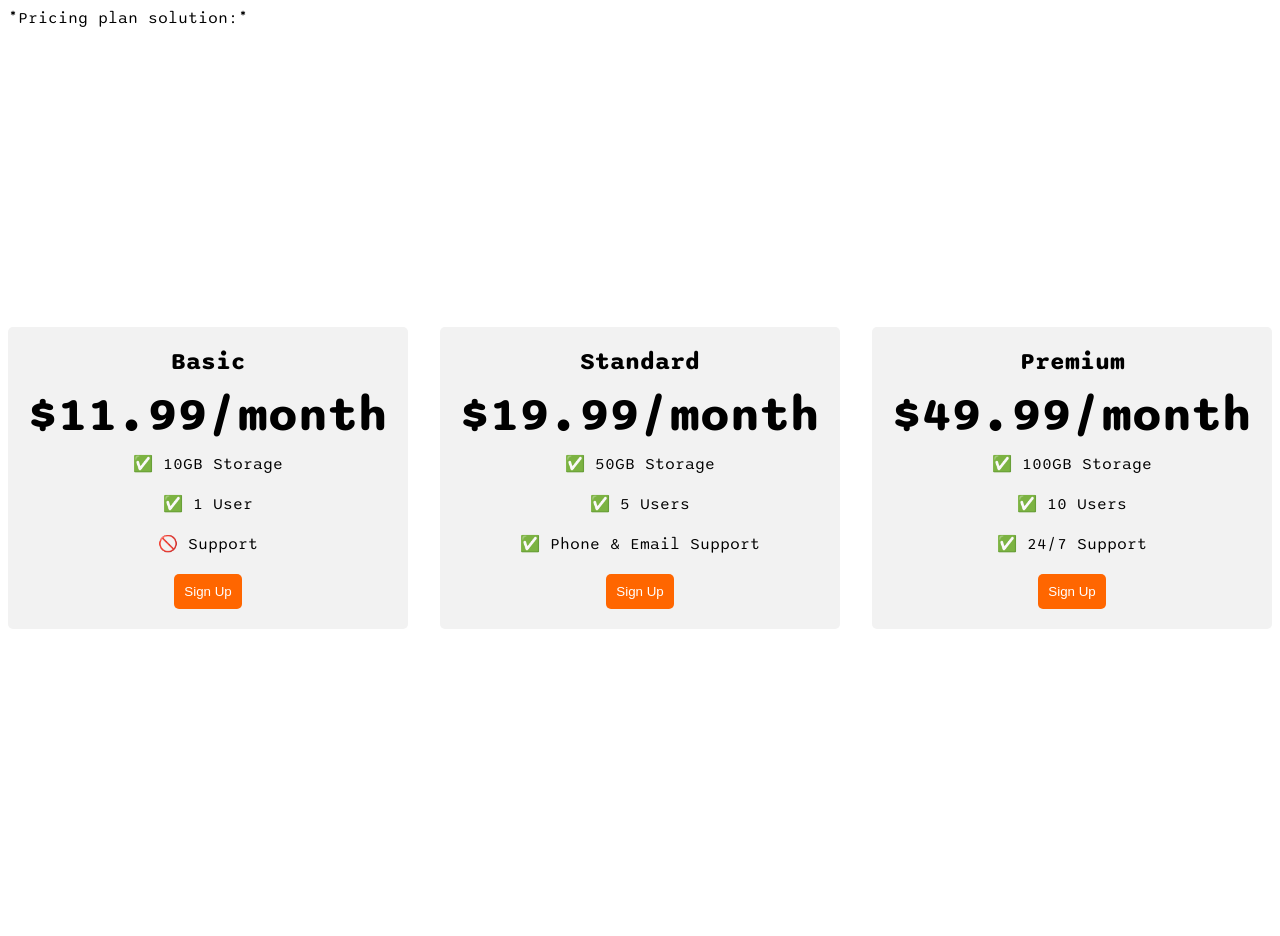
<file: 9.4+Flexbox+Pricing+Table+Project/index.html>
<!DOCTYPE html>
<html>
  <head>
    <title>Flexbox Pricing Table</title>
    <link rel="preconnect" href="https://fonts.googleapis.com" />
    <link rel="preconnect" href="https://fonts.gstatic.com" crossorigin />
    <link
      href="https://fonts.googleapis.com/css2?family=Sono:wght@400;700&display=swap"
      rel="stylesheet"
    />
    *Pricing plan solution:*

<style>
      body {
        font-family: "Sono", sans-serif;
      }

      .pricing-container {
        display: flex;
        justify-content: center;
        align-items: center;
        height: 100vh;
        gap: 2rem;
      }

      .pricing-plan {
        flex: 1;
        max-width: 400px;
        padding: 20px;
        background-color: #f2f2f2;
        border-radius: 5px;
        text-align: center;
      }

      .plan-title {
        font-size: 24px;
        font-weight: bold;
        margin-bottom: 10px;
      }

      .plan-price {
        font-size: 48px;
        font-weight: bold;
        margin-bottom: 10px;
      }

      .plan-features {
        list-style: none;
        padding: 0;
        margin: 0;
      }

      .plan-features li {
        margin-bottom: 20px;
      }

      .plan-button {
        padding: 10px;
        background-color: #ff6600;
        color: white;
        border-radius: 5px;
        border: none;
      }

      /* Hint: What can you do with a media query and flexbox? */
      @media (max-width: 1250px) {
        .pricing-container {
          flex-direction: column;
          height: auto;
        }
      }
    </style>
  </head>

  <body>
    <div class="pricing-container">
      <div class="pricing-plan">
        <div class="plan-title">Basic</div>
        <div class="plan-price">$11.99/month</div>
        <ul class="plan-features">
          <li>✅ 10GB Storage</li>
          <li>✅ 1 User</li>
          <li>🚫 Support</li>
        </ul>
        <button class="plan-button">Sign Up</button>
      </div>
      <div class="pricing-plan">
        <div class="plan-title">Standard</div>
        <div class="plan-price">$19.99/month</div>
        <ul class="plan-features">
          <li>✅ 50GB Storage</li>
          <li>✅ 5 Users</li>
          <li>✅ Phone &amp; Email Support</li>
        </ul>
        <button class="plan-button">Sign Up</button>
      </div>
      <div class="pricing-plan">
        <div class="plan-title">Premium</div>
        <div class="plan-price">$49.99/month</div>
        <ul class="plan-features">
          <li>✅ 100GB Storage</li>
          <li>✅ 10 Users</li>
          <li>✅ 24/7 Support</li>
        </ul>
        <button class="plan-button">Sign Up</button>
      </div>
    </div>
  </body>
</html>
</file>
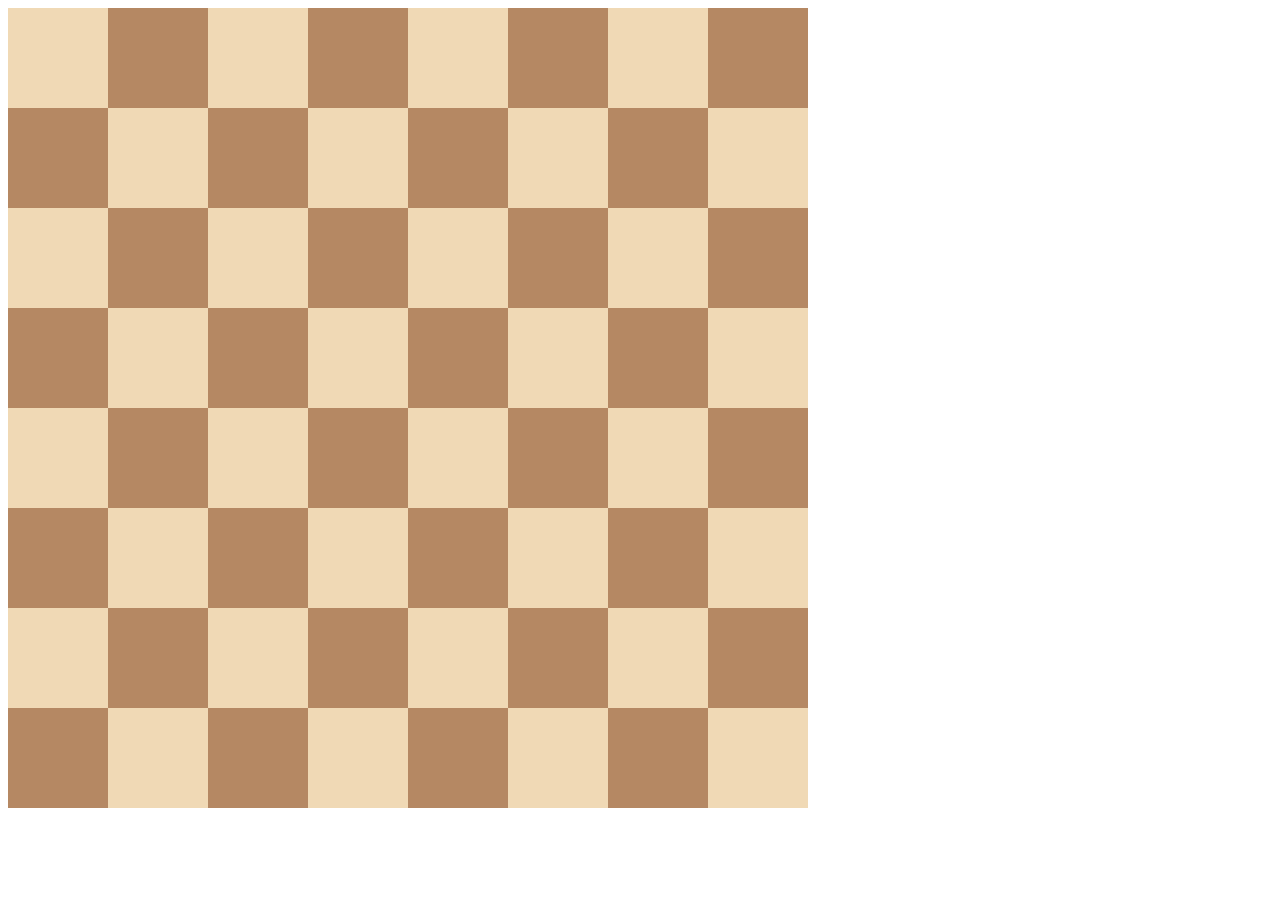
<file: 10.0+Display+Grid/10.0 Display Grid/index.html>
<!DOCTYPE html>
<html>

<head>
  <title>Chessboard</title>
  <style>
    /* Write your code here */
    /* Each square should be 100px by 100px */
    /* My colours for white: #f0d9b5, black: #b58863 */
    .container{
      display: grid;
      grid-template-columns: 1fr 1fr 1fr 1fr 1fr 1fr 1fr 1fr;
      grid-template-rows: 100px ;
      height: 800px;
      width: 800px;
    }
    .white{
      background-color: #f0d9b5;
    }
    .black{
      background-color: #b58863;
    }
  </style>
</head>

<body>
  <div class="container">
    <div class="white"></div>
    <div class="black"></div>
    <div class="white"></div>
    <div class="black"></div>
    <div class="white"></div>
    <div class="black"></div>
    <div class="white"></div>
    <div class="black"></div>
    <div class="black"></div>
    <div class="white"></div>
    <div class="black"></div>
    <div class="white"></div>
    <div class="black"></div>
    <div class="white"></div>
    <div class="black"></div>
    <div class="white"></div>
    <div class="white"></div>
    <div class="black"></div>
    <div class="white"></div>
    <div class="black"></div>
    <div class="white"></div>
    <div class="black"></div>
    <div class="white"></div>
    <div class="black"></div>
    <div class="black"></div>
    <div class="white"></div>
    <div class="black"></div>
    <div class="white"></div>
    <div class="black"></div>
    <div class="white"></div>
    <div class="black"></div>
    <div class="white"></div>
    <div class="white"></div>
    <div class="black"></div>
    <div class="white"></div>
    <div class="black"></div>
    <div class="white"></div>
    <div class="black"></div>
    <div class="white"></div>
    <div class="black"></div>
    <div class="black"></div>
    <div class="white"></div>
    <div class="black"></div>
    <div class="white"></div>
    <div class="black"></div>
    <div class="white"></div>
    <div class="black"></div>
    <div class="white"></div>
    <div class="white"></div>
    <div class="black"></div>
    <div class="white"></div>
    <div class="black"></div>
    <div class="white"></div>
    <div class="black"></div>
    <div class="white"></div>
    <div class="black"></div>
    <div class="black"></div>
    <div class="white"></div>
    <div class="black"></div>
    <div class="white"></div>
    <div class="black"></div>
    <div class="white"></div>
    <div class="black"></div>
    <div class="white"></div>
  </div>
</body>

</html>
</file>
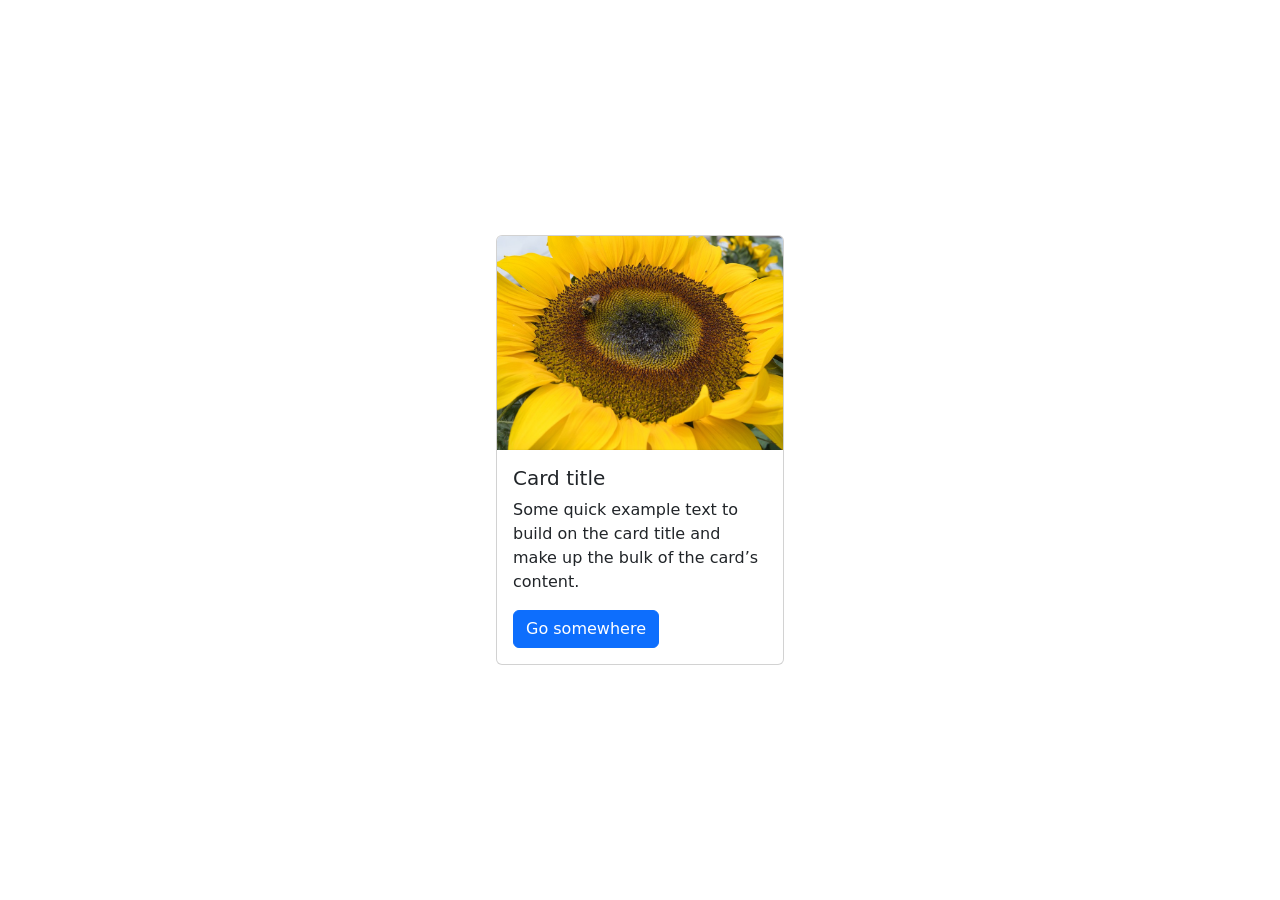
<file: 11.0+Bootstrap+Intro/11.0 Bootstrap Intro/index.html>
<!doctype html>
<html lang="en">

<head>
  <meta charset="utf-8">
  <meta name="viewport" content="width=device-width, initial-scale=1">
  <title>Bootstrap</title>
  <link href="https://cdn.jsdelivr.net/npm/bootstrap@5.3.8/dist/css/bootstrap.min.css" rel="stylesheet" integrity="sha384-sRIl4kxILFvY47J16cr9ZwB07vP4J8+LH7qKQnuqkuIAvNWLzeN8tE5YBujZqJLB" crossorigin="anonymous">
  <style>
    .flex-container{
      display: flex;
      height: 100vh;
      align-items: center;
      justify-content: center;
    }
  </style>
</head>

<body>
  <div class="flex-container">
  <div class="card" style="width: 18rem;">
  <img src="./flower.jpg" class="card-img-top" alt="flower">
  <div class="card-body">
    <h5 class="card-title">Card title</h5>
    <p class="card-text">Some quick example text to build on the card title and make up the bulk of the card’s content.</p>
    <a href="#" class="btn btn-primary">Go somewhere</a>
    </div>
  </div>
</div>
  </div>
</body>

</html>
</file>
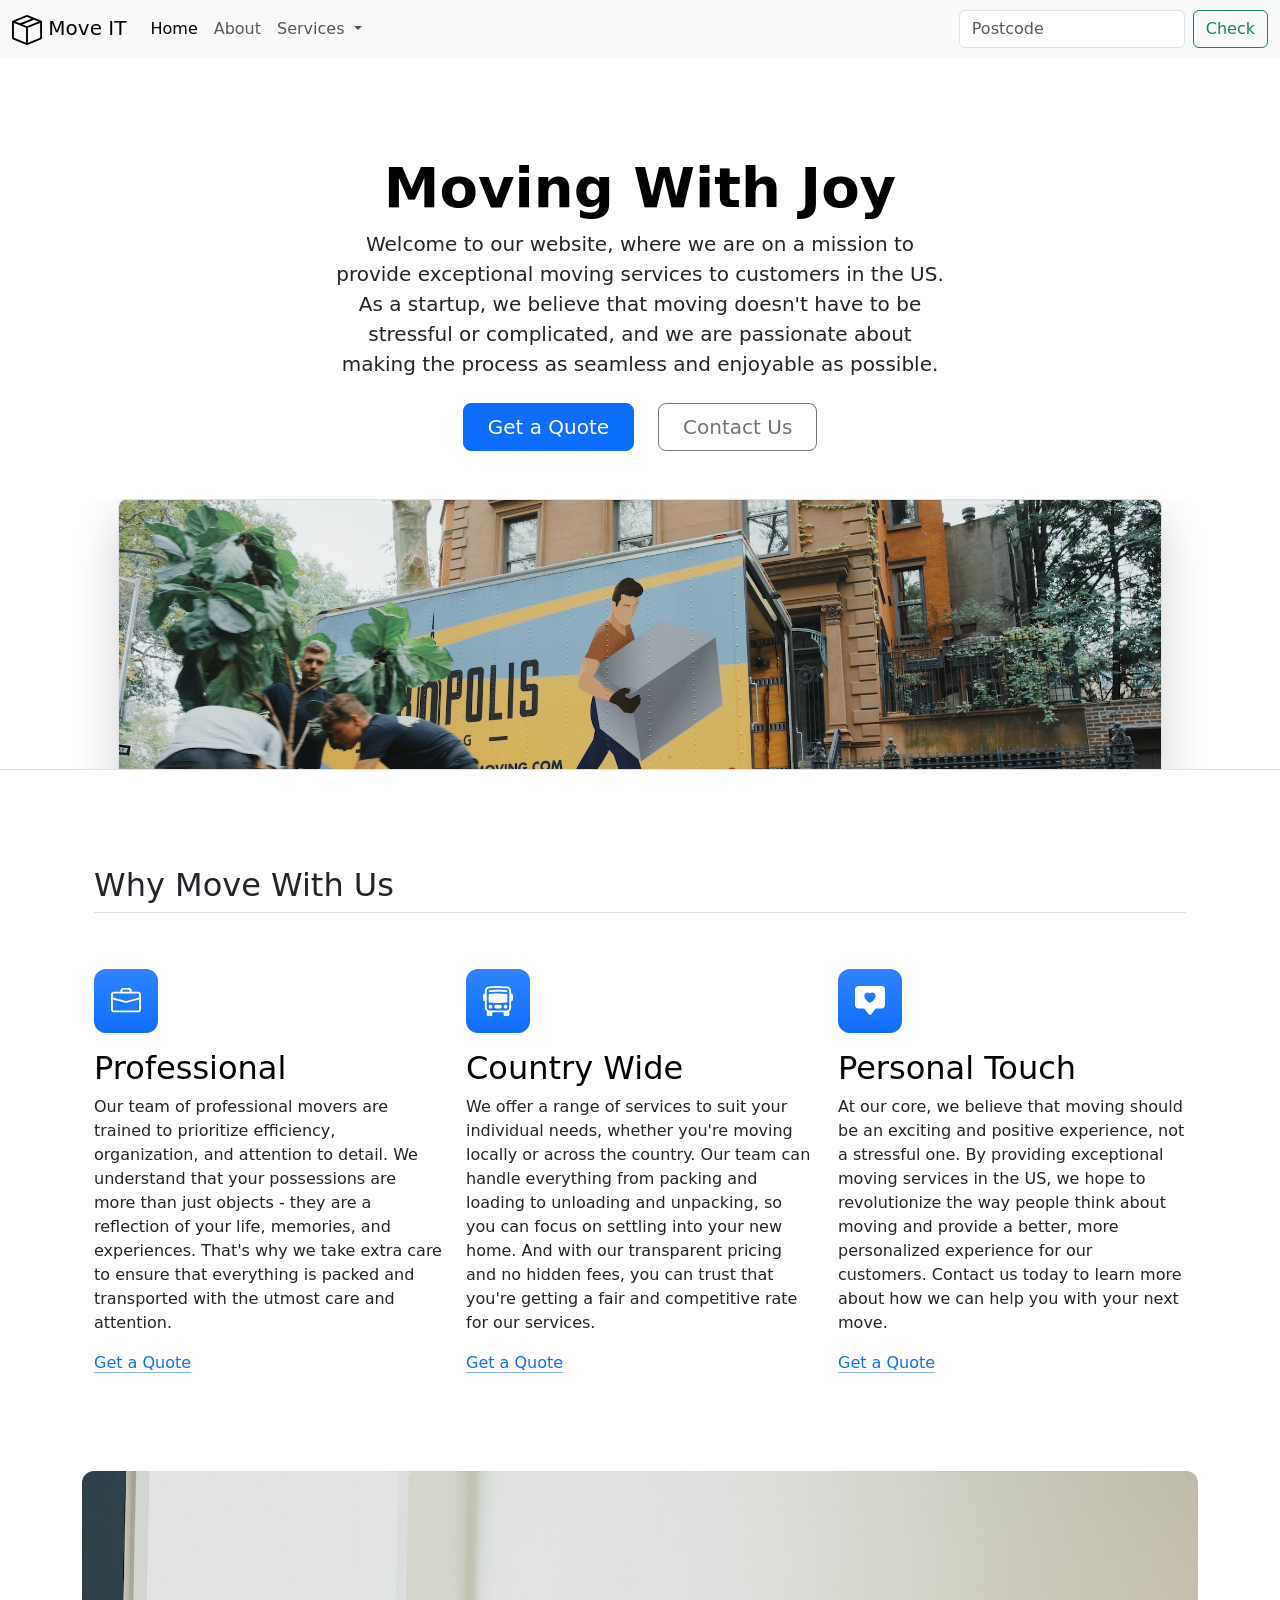
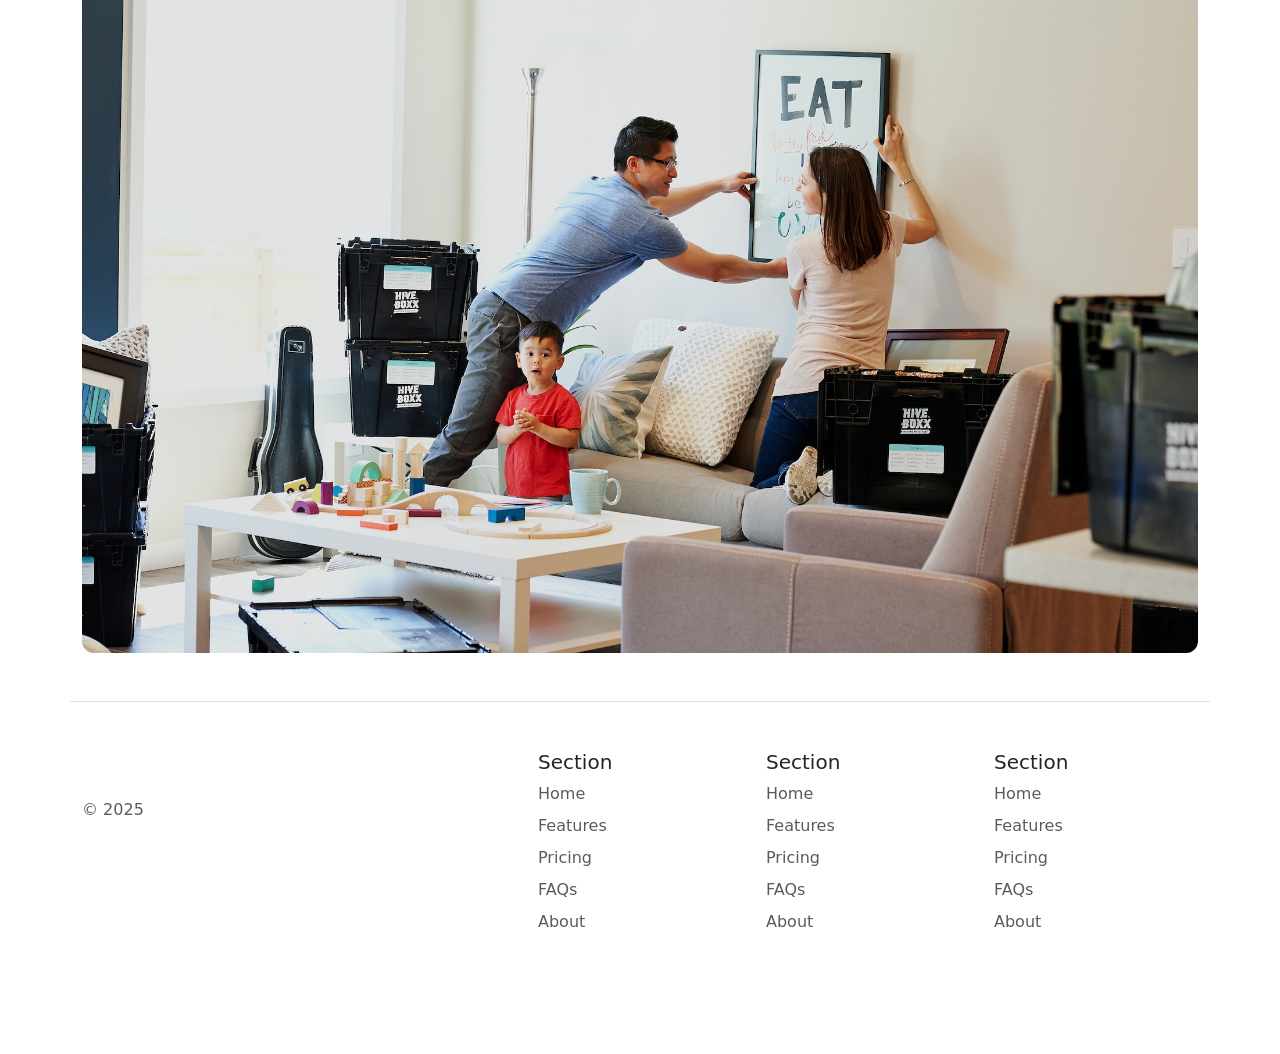
<file: 11.2+Bootstrap+Components/11.2 Bootstrap Components/index.html>
<!DOCTYPE html>
<html lang="en">

<head>
  <meta charset="UTF-8">
  <meta name="viewport" content="width=device-width, initial-scale=1.0">
  <title>Bootstrap Components</title>
  <link href="https://cdn.jsdelivr.net/npm/bootstrap@5.3.0-alpha2/dist/css/bootstrap.min.css" rel="stylesheet"
    integrity="sha384-aFq/bzH65dt+w6FI2ooMVUpc+21e0SRygnTpmBvdBgSdnuTN7QbdgL+OapgHtvPp" crossorigin="anonymous">
  <style>
    .feature-icon {
      width: 4rem;
      height: 4rem;
      border-radius: .75rem;
    }

    .container img {
      width: 100%;
      height: auto;
      border-radius: .75rem;
    }
  </style>
</head>

<body>
  <nav class="navbar navbar-expand-lg bg-body-tertiary">
    <div class="container-fluid">
      <a class="navbar-brand" href="#"><img src="./box-seam.svg" alt="box-Seam Icon" height="30px"> Move IT</a>
      <button class="navbar-toggler" type="button" data-bs-toggle="collapse" data-bs-target="#navbarSupportedContent"
        aria-controls="navbarSupportedContent" aria-expanded="false" aria-label="Toggle navigation">
        <span class="navbar-toggler-icon"></span>
      </button>
      <div class="collapse navbar-collapse" id="navbarSupportedContent">
        <ul class="navbar-nav me-auto mb-2 mb-lg-0">
          <li class="nav-item">
            <a class="nav-link active" aria-current="page" href="#">Home</a>
          </li>
          <li class="nav-item">
            <a class="nav-link" href="#">About</a>
          </li>
          <li class="nav-item dropdown">
            <a class="nav-link dropdown-toggle" href="#" role="button" data-bs-toggle="dropdown" aria-expanded="false">
              Services
            </a>
            <ul class="dropdown-menu">
              <li><a class="dropdown-item" href="#">Action</a></li>
              <li><a class="dropdown-item" href="#">Another action</a></li>
              <li>
                <hr class="dropdown-divider">
              </li>
              <li><a class="dropdown-item" href="#">Something else here</a></li>
            </ul>
          </li>
        </ul>
        <form class="d-flex" role="search">
          <input class="form-control me-2" type="search" placeholder="Postcode" aria-label="Search" />
          <button class="btn btn-outline-success" type="submit">Check</button>
        </form>
      </div>
    </div>
  </nav>

  <div class="px-4 pt-5 my-5 text-center border-bottom">
    <h1 class="display-4 fw-bold text-body-emphasis">Moving With Joy</h1>
    <div class="col-lg-6 mx-auto">
      <p class="lead mb-4">Welcome to our website, where we are on a mission to provide exceptional moving services to
        customers in the US. As a startup, we believe that moving doesn't have to be stressful or complicated, and we
        are passionate about making the process as seamless and enjoyable as possible.</p>
      <div class="d-grid gap-2 d-sm-flex justify-content-sm-center mb-5"> <button type="button"
          class="btn btn-primary btn-lg px-4 me-sm-3">Get a Quote</button> <button type="button"
          class="btn btn-outline-secondary btn-lg px-4">Contact Us</button> </div>
    </div>
    <div class="overflow-hidden" style="max-height: 30vh;">
      <div class="container px-5"> <img src="./moving-van.jpg" class="img-fluid border rounded-3 shadow-lg mb-4"
          alt="Example image" width="700" height="500" loading="lazy"> </div>
    </div>
  </div>

  <div class="container px-4 py-5" id="featured-3">
    <h2 class="pb-2 border-bottom">Why Move With Us</h2>
    <div class="row g-4 py-5 row-cols-1 row-cols-lg-3">
      <div class="feature col">
        <div
          class="feature-icon d-inline-flex align-items-center justify-content-center text-bg-primary bg-gradient fs-2 mb-3">
          <!-- <svg class="bi" width="1em" height="1em" aria-hidden="true">
            <use xlink:href="#collection"></use>
          </svg> -->
          <svg xmlns="http://www.w3.org/2000/svg" height="30px" fill="currentColor" class="bi bi-briefcase"
            viewBox="0 0 16 16">
            <path
              d="M6.5 1A1.5 1.5 0 0 0 5 2.5V3H1.5A1.5 1.5 0 0 0 0 4.5v8A1.5 1.5 0 0 0 1.5 14h13a1.5 1.5 0 0 0 1.5-1.5v-8A1.5 1.5 0 0 0 14.5 3H11v-.5A1.5 1.5 0 0 0 9.5 1zm0 1h3a.5.5 0 0 1 .5.5V3H6v-.5a.5.5 0 0 1 .5-.5m1.886 6.914L15 7.151V12.5a.5.5 0 0 1-.5.5h-13a.5.5 0 0 1-.5-.5V7.15l6.614 1.764a1.5 1.5 0 0 0 .772 0M1.5 4h13a.5.5 0 0 1 .5.5v1.616L8.129 7.948a.5.5 0 0 1-.258 0L1 6.116V4.5a.5.5 0 0 1 .5-.5" />
          </svg>
          <!-- <img src="./briefcase.svg" alt="Brief-Case"> -->
        </div>
        <h3 class="fs-2 text-body-emphasis">Professional</h3>
        <p>Our team of professional movers are trained to prioritize efficiency, organization, and attention to detail.
          We understand that your possessions are more than just objects - they are a reflection of your life, memories,
          and experiences. That's why we take extra care to ensure that everything is packed and transported with the
          utmost care and attention.</p> <a href="#" class="icon-link">
          Get a Quote
          <svg class="bi" aria-hidden="true">
            <use xlink:href="#chevron-right"></use>
          </svg> </a>
      </div>
      <div class="feature col">
        <div
          class="feature-icon d-inline-flex align-items-center justify-content-center text-bg-primary bg-gradient fs-2 mb-3">
          <!-- <svg class="bi" width="1em" height="1em" aria-hidden="true">
            <use xlink:href="#people-circle"></use>
          </svg> -->
          <svg xmlns="http://www.w3.org/2000/svg" height="30px" fill="currentColor" class="bi bi-bus-front"
            viewBox="0 0 16 16">
            <path
              d="M5 11a1 1 0 1 1-2 0 1 1 0 0 1 2 0m8 0a1 1 0 1 1-2 0 1 1 0 0 1 2 0m-6-1a1 1 0 1 0 0 2h2a1 1 0 1 0 0-2zm1-6c-1.876 0-3.426.109-4.552.226A.5.5 0 0 0 3 4.723v3.554a.5.5 0 0 0 .448.497C4.574 8.891 6.124 9 8 9s3.426-.109 4.552-.226A.5.5 0 0 0 13 8.277V4.723a.5.5 0 0 0-.448-.497A44 44 0 0 0 8 4m0-1c-1.837 0-3.353.107-4.448.22a.5.5 0 1 1-.104-.994A44 44 0 0 1 8 2c1.876 0 3.426.109 4.552.226a.5.5 0 1 1-.104.994A43 43 0 0 0 8 3" />
            <path
              d="M15 8a1 1 0 0 0 1-1V5a1 1 0 0 0-1-1V2.64c0-1.188-.845-2.232-2.064-2.372A44 44 0 0 0 8 0C5.9 0 4.208.136 3.064.268 1.845.408 1 1.452 1 2.64V4a1 1 0 0 0-1 1v2a1 1 0 0 0 1 1v3.5c0 .818.393 1.544 1 2v2a.5.5 0 0 0 .5.5h2a.5.5 0 0 0 .5-.5V14h6v1.5a.5.5 0 0 0 .5.5h2a.5.5 0 0 0 .5-.5v-2c.607-.456 1-1.182 1-2zM8 1c2.056 0 3.71.134 4.822.261.676.078 1.178.66 1.178 1.379v8.86a1.5 1.5 0 0 1-1.5 1.5h-9A1.5 1.5 0 0 1 2 11.5V2.64c0-.72.502-1.301 1.178-1.379A43 43 0 0 1 8 1" />
          </svg>
        </div>
        <h3 class="fs-2 text-body-emphasis">Country Wide</h3>
        <p>We offer a range of services to suit your individual needs, whether you're moving locally or across the
          country. Our team can handle everything from packing and loading to unloading and unpacking, so you can focus
          on settling into your new home. And with our transparent pricing and no hidden fees, you can trust that you're
          getting a fair and competitive rate for our services.</p> <a href="#" class="icon-link">
          Get a Quote
          <svg class="bi" aria-hidden="true">
            <use xlink:href="#chevron-right"></use>
          </svg> </a>
      </div>
      <div class="feature col">
        <div
          class="feature-icon d-inline-flex align-items-center justify-content-center text-bg-primary bg-gradient fs-2 mb-3">
          <!-- <svg class="bi" width="1em" height="1em" aria-hidden="true">
            <use xlink:href="#toggles2"></use>
          </svg> -->
          <svg xmlns="http://www.w3.org/2000/svg" height="30px" fill="currentColor"
            class="bi bi-chat-square-heart-fill" viewBox="0 0 16 16">
            <path
              d="M2 0a2 2 0 0 0-2 2v8a2 2 0 0 0 2 2h2.5a1 1 0 0 1 .8.4l1.9 2.533a1 1 0 0 0 1.6 0l1.9-2.533a1 1 0 0 1 .8-.4H14a2 2 0 0 0 2-2V2a2 2 0 0 0-2-2zm6 3.993c1.664-1.711 5.825 1.283 0 5.132-5.825-3.85-1.664-6.843 0-5.132" />
          </svg>
        </div>
        <h3 class="fs-2 text-body-emphasis">Personal Touch</h3>
        <p>At our core, we believe that moving should be an exciting and positive experience, not a stressful one. By
          providing exceptional moving services in the US, we hope to revolutionize the way people think about moving
          and provide a better, more personalized experience for our customers. Contact us today to learn more about how
          we can help you with your next move.</p> <a href="#" class="icon-link">
          Get a Quote
          <svg class="bi" aria-hidden="true">
            <use xlink:href="#chevron-right"></use>
          </svg> </a>
      </div>
    </div>
  </div>

  <div class="container">
    <img src="./family.jpg" alt="Family Image">
  </div>

  <div class="container">
    <footer class="row row-cols-1 row-cols-sm-2 row-cols-md-5 py-5 my-5 border-top">
      <div class="col mb-3"> <a href="/" class="d-flex align-items-center mb-3 link-body-emphasis text-decoration-none"
          aria-label="Bootstrap"> <svg class="bi me-2" width="40" height="32" aria-hidden="true">
            <use xlink:href="#bootstrap"></use>
          </svg> </a>
        <p class="text-body-secondary">© 2025</p>
      </div>
      <div class="col mb-3"></div>
      <div class="col mb-3">
        <h5>Section</h5>
        <ul class="nav flex-column">
          <li class="nav-item mb-2"><a href="#" class="nav-link p-0 text-body-secondary">Home</a></li>
          <li class="nav-item mb-2"><a href="#" class="nav-link p-0 text-body-secondary">Features</a></li>
          <li class="nav-item mb-2"><a href="#" class="nav-link p-0 text-body-secondary">Pricing</a></li>
          <li class="nav-item mb-2"><a href="#" class="nav-link p-0 text-body-secondary">FAQs</a></li>
          <li class="nav-item mb-2"><a href="#" class="nav-link p-0 text-body-secondary">About</a></li>
        </ul>
      </div>
      <div class="col mb-3">
        <h5>Section</h5>
        <ul class="nav flex-column">
          <li class="nav-item mb-2"><a href="#" class="nav-link p-0 text-body-secondary">Home</a></li>
          <li class="nav-item mb-2"><a href="#" class="nav-link p-0 text-body-secondary">Features</a></li>
          <li class="nav-item mb-2"><a href="#" class="nav-link p-0 text-body-secondary">Pricing</a></li>
          <li class="nav-item mb-2"><a href="#" class="nav-link p-0 text-body-secondary">FAQs</a></li>
          <li class="nav-item mb-2"><a href="#" class="nav-link p-0 text-body-secondary">About</a></li>
        </ul>
      </div>
      <div class="col mb-3">
        <h5>Section</h5>
        <ul class="nav flex-column">
          <li class="nav-item mb-2"><a href="#" class="nav-link p-0 text-body-secondary">Home</a></li>
          <li class="nav-item mb-2"><a href="#" class="nav-link p-0 text-body-secondary">Features</a></li>
          <li class="nav-item mb-2"><a href="#" class="nav-link p-0 text-body-secondary">Pricing</a></li>
          <li class="nav-item mb-2"><a href="#" class="nav-link p-0 text-body-secondary">FAQs</a></li>
          <li class="nav-item mb-2"><a href="#" class="nav-link p-0 text-body-secondary">About</a></li>
        </ul>
      </div>
    </footer>
  </div>
  <script src="https://cdn.jsdelivr.net/npm/bootstrap@5.3.8/dist/js/bootstrap.bundle.min.js"
    integrity="sha384-FKyoEForCGlyvwx9Hj09JcYn3nv7wiPVlz7YYwJrWVcXK/BmnVDxM+D2scQbITxI"
    crossorigin="anonymous"></script>
</body>

</html>
</file>
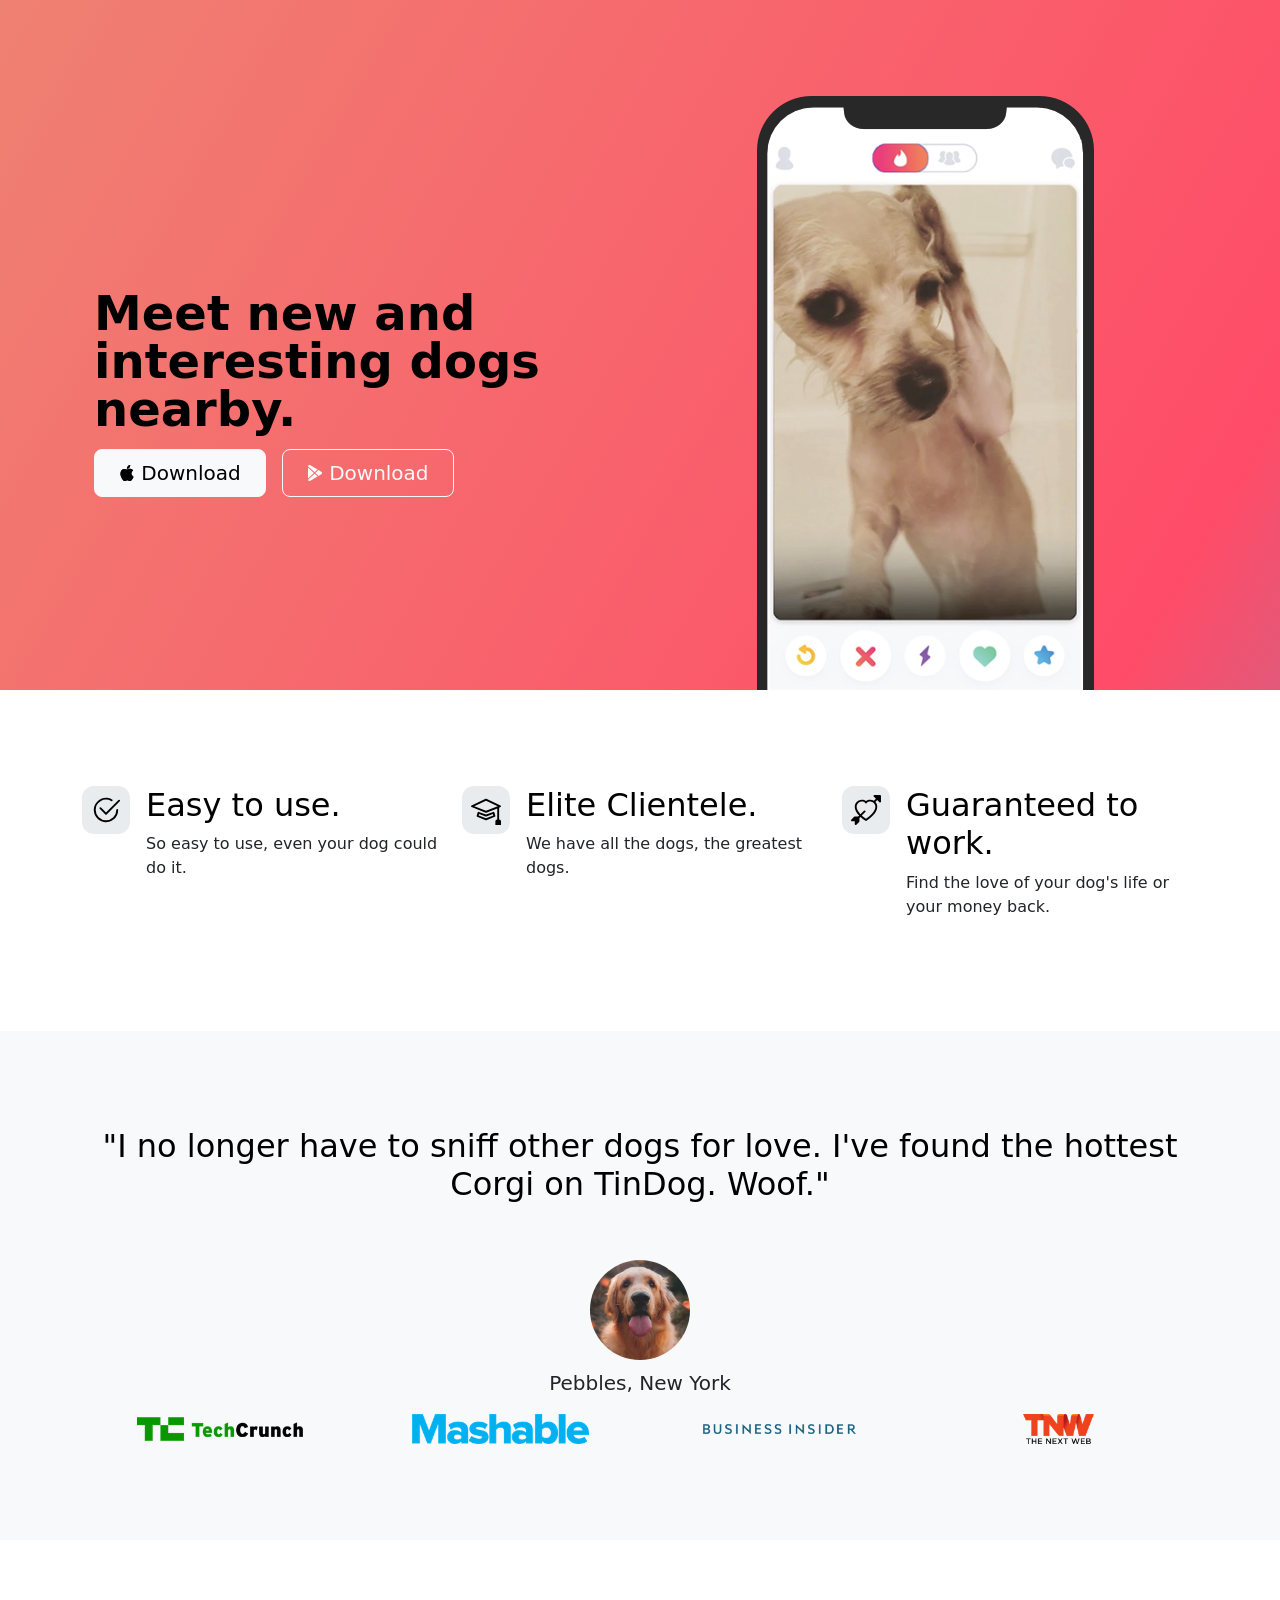
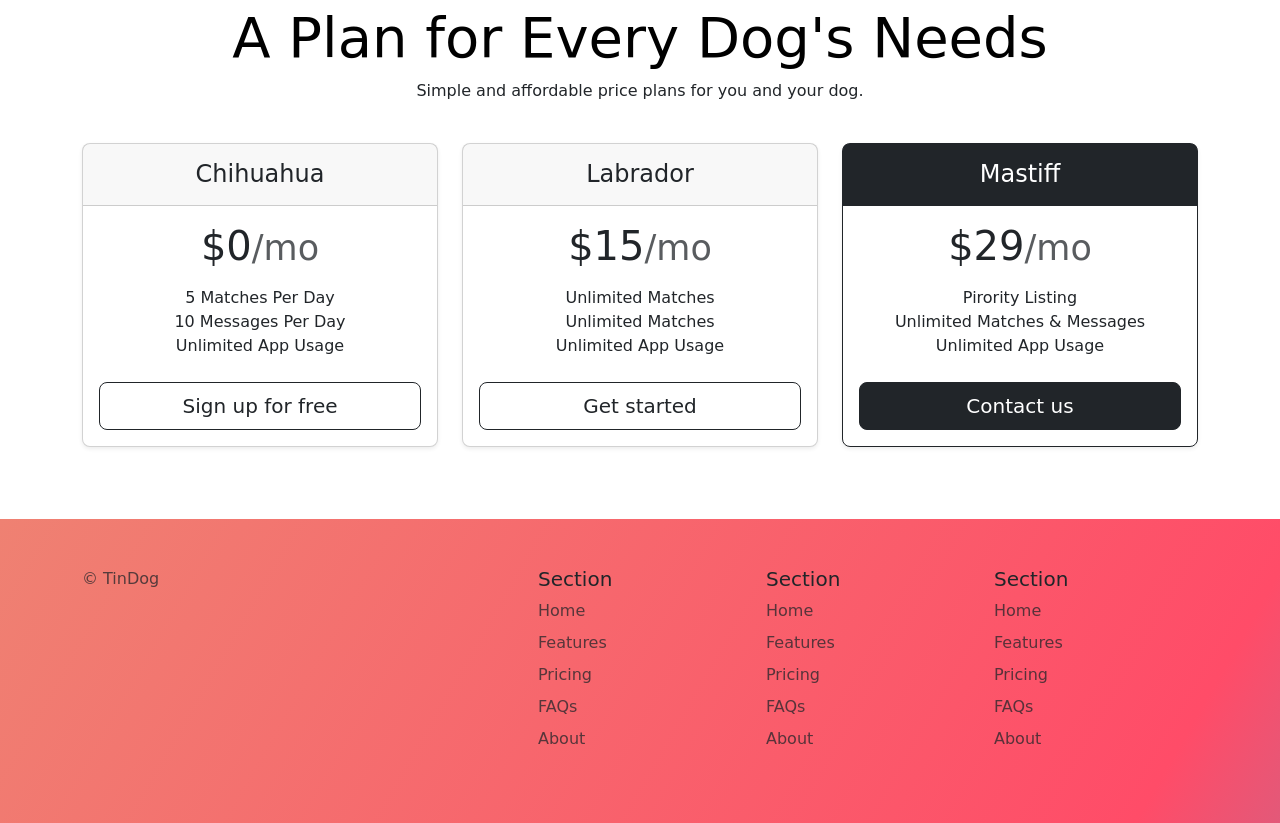
<file: 11.3+TinDog+Project/11.3 TinDog Project/index.html>
<!DOCTYPE html>
<html lang="en">

<head>
  <meta charset="UTF-8">
  <meta name="viewport" content="width=device-width, initial-scale=1.0">
  <title>TinDog</title>
  <link href="https://cdn.jsdelivr.net/npm/bootstrap@5.3.8/dist/css/bootstrap.min.css" rel="stylesheet"
    integrity="sha384-sRIl4kxILFvY47J16cr9ZwB07vP4J8+LH7qKQnuqkuIAvNWLzeN8tE5YBujZqJLB" crossorigin="anonymous">
  <link rel="stylesheet" href="css/style.css">
</head>

<body>

  <!-- Title -->
  <section id="title" class="gradient-background">
    <div class="container col-xxl-8 px-4 pt-5">
      <div class="row flex-lg-row-reverse align-items-center g-5 pt-5">
        <div class="col-10 col-sm-8 col-lg-6"> <img src="./images/iphone.png" class="d-block mx-lg-auto img-fluid"
            alt="Bootstrap Themes" height="200" loading="lazy"> </div>
        <div class="col-lg-6">
          <h1 class="display-5 fw-bold text-body-emphasis lh-1 mb-3">Meet new and interesting dogs nearby.</h1>
          <div class="d-grid gap-2 d-md-flex justify-content-md-start"> <button type="button"
              class="btn btn-light btn-lg px-4 me-md-2"><svg xmlns="http://www.w3.org/2000/svg" width="16" height="16"
                fill="currentColor" class="bi bi-apple mb-1" viewBox="0 0 16 16">
                <path
                  d="M11.182.008C11.148-.03 9.923.023 8.857 1.18c-1.066 1.156-.902 2.482-.878 2.516.024.034 1.52.087 2.475-1.258.955-1.345.762-2.391.728-2.43Zm3.314 11.733c-.048-.096-2.325-1.234-2.113-3.422.212-2.189 1.675-2.789 1.698-2.854.023-.065-.597-.79-1.254-1.157a3.692 3.692 0 0 0-1.563-.434c-.108-.003-.483-.095-1.254.116-.508.139-1.653.589-1.968.607-.316.018-1.256-.522-2.267-.665-.647-.125-1.333.131-1.824.328-.49.196-1.422.754-2.074 2.237-.652 1.482-.311 3.83-.067 4.56.244.729.625 1.924 1.273 2.796.576.984 1.34 1.667 1.659 1.899.319.232 1.219.386 1.843.067.502-.308 1.408-.485 1.766-.472.357.013 1.061.154 1.782.539.571.197 1.111.115 1.652-.105.541-.221 1.324-1.059 2.238-2.758.347-.79.505-1.217.473-1.282Z" />
                <path
                  d="M11.182.008C11.148-.03 9.923.023 8.857 1.18c-1.066 1.156-.902 2.482-.878 2.516.024.034 1.52.087 2.475-1.258.955-1.345.762-2.391.728-2.43Zm3.314 11.733c-.048-.096-2.325-1.234-2.113-3.422.212-2.189 1.675-2.789 1.698-2.854.023-.065-.597-.79-1.254-1.157a3.692 3.692 0 0 0-1.563-.434c-.108-.003-.483-.095-1.254.116-.508.139-1.653.589-1.968.607-.316.018-1.256-.522-2.267-.665-.647-.125-1.333.131-1.824.328-.49.196-1.422.754-2.074 2.237-.652 1.482-.311 3.83-.067 4.56.244.729.625 1.924 1.273 2.796.576.984 1.34 1.667 1.659 1.899.319.232 1.219.386 1.843.067.502-.308 1.408-.485 1.766-.472.357.013 1.061.154 1.782.539.571.197 1.111.115 1.652-.105.541-.221 1.324-1.059 2.238-2.758.347-.79.505-1.217.473-1.282Z" />
              </svg> Download</button> <button type="button" class="btn btn-outline-light btn-lg px-4">
              <svg xmlns="http://www.w3.org/2000/svg" width="16" height="16" fill="currentColor"
                class="bi bi-google-play mb-1" viewBox="0 0 16 16">
                <path
                  d="M14.222 9.374c1.037-.61 1.037-2.137 0-2.748L11.528 5.04 8.32 8l3.207 2.96 2.694-1.586Zm-3.595 2.116L7.583 8.68 1.03 14.73c.201 1.029 1.36 1.61 2.303 1.055l7.294-4.295ZM1 13.396V2.603L6.846 8 1 13.396ZM1.03 1.27l6.553 6.05 3.044-2.81L3.333.215C2.39-.341 1.231.24 1.03 1.27Z" />
              </svg> Download</button> </div>
        </div>
      </div>
    </div>
  </section>
  <!-- Features -->

  <section id="features">
    <div class="container mt-5">
      <div class="row g-4 py-5 row-cols-1 row-cols-lg-3">
        <div class="col d-flex align-items-start">
          <div
            class="icon-square text-body-emphasis bg-body-secondary d-inline-flex align-items-center justify-content-center fs-4 flex-shrink-0 me-3">
            <svg xmlns="http://www.w3.org/2000/svg" height="30" fill="currentColor" class="bi bi-check2-circle"
              viewBox="0 0 16 16">
              <path
                d="M2.5 8a5.5 5.5 0 0 1 8.25-4.764.5.5 0 0 0 .5-.866A6.5 6.5 0 1 0 14.5 8a.5.5 0 0 0-1 0 5.5 5.5 0 1 1-11 0z" />
              <path
                d="M15.354 3.354a.5.5 0 0 0-.708-.708L8 9.293 5.354 6.646a.5.5 0 1 0-.708.708l3 3a.5.5 0 0 0 .708 0l7-7z" />
            </svg>
          </div>
          <div>
            <h3 class="fs-2 text-body-emphasis">Easy to use.</h3>
            <p>So easy to use, even your dog could do it.</p>
          </div>
        </div>
        <div class="col d-flex align-items-start">
          <div
            class="icon-square text-body-emphasis bg-body-secondary d-inline-flex align-items-center justify-content-center fs-4 flex-shrink-0 me-3">
            <svg xmlns="http://www.w3.org/2000/svg" height="30" fill="currentColor" class="bi bi-mortarboard"
              viewBox="0 0 16 16">
              <path
                d="M8.211 2.047a.5.5 0 0 0-.422 0l-7.5 3.5a.5.5 0 0 0 .025.917l7.5 3a.5.5 0 0 0 .372 0L14 7.14V13a1 1 0 0 0-1 1v2h3v-2a1 1 0 0 0-1-1V6.739l.686-.275a.5.5 0 0 0 .025-.917l-7.5-3.5ZM8 8.46 1.758 5.965 8 3.052l6.242 2.913L8 8.46Z" />
              <path
                d="M4.176 9.032a.5.5 0 0 0-.656.327l-.5 1.7a.5.5 0 0 0 .294.605l4.5 1.8a.5.5 0 0 0 .372 0l4.5-1.8a.5.5 0 0 0 .294-.605l-.5-1.7a.5.5 0 0 0-.656-.327L8 10.466 4.176 9.032Zm-.068 1.873.22-.748 3.496 1.311a.5.5 0 0 0 .352 0l3.496-1.311.22.748L8 12.46l-3.892-1.556Z" />
            </svg>
          </div>
          <div>
            <h3 class="fs-2 text-body-emphasis">Elite Clientele.</h3>
            <p>We have all the dogs, the greatest dogs.</p>
          </div>
        </div>
        <div class="col d-flex align-items-start">
          <div
            class="icon-square text-body-emphasis bg-body-secondary d-inline-flex align-items-center justify-content-center fs-4 flex-shrink-0 me-3">
            <svg xmlns="http://www.w3.org/2000/svg" height="30" fill="currentColor" class="bi bi-arrow-through-heart"
              viewBox="0 0 16 16">
              <path fill-rule="evenodd"
                d="M2.854 15.854A.5.5 0 0 1 2 15.5V14H.5a.5.5 0 0 1-.354-.854l1.5-1.5A.5.5 0 0 1 2 11.5h1.793l.53-.53c-.771-.802-1.328-1.58-1.704-2.32-.798-1.575-.775-2.996-.213-4.092C3.426 2.565 6.18 1.809 8 3.233c1.25-.98 2.944-.928 4.212-.152L13.292 2 12.147.854A.5.5 0 0 1 12.5 0h3a.5.5 0 0 1 .5.5v3a.5.5 0 0 1-.854.354L14 2.707l-1.006 1.006c.236.248.44.531.6.845.562 1.096.585 2.517-.213 4.092-.793 1.563-2.395 3.288-5.105 5.08L8 13.912l-.276-.182a21.86 21.86 0 0 1-2.685-2.062l-.539.54V14a.5.5 0 0 1-.146.354l-1.5 1.5Zm2.893-4.894A20.419 20.419 0 0 0 8 12.71c2.456-1.666 3.827-3.207 4.489-4.512.679-1.34.607-2.42.215-3.185-.817-1.595-3.087-2.054-4.346-.761L8 4.62l-.358-.368c-1.259-1.293-3.53-.834-4.346.761-.392.766-.464 1.845.215 3.185.323.636.815 1.33 1.519 2.065l1.866-1.867a.5.5 0 1 1 .708.708L5.747 10.96Z" />
            </svg>
          </div>
          <div>
            <h3 class="fs-2 text-body-emphasis">Guaranteed to work.</h3>
            <p>Find the love of your dog's life or your money back.</p>
          </div>
        </div>
      </div>
    </div>
  </section>

  <!-- Testimonial -->
  <section id="testimonial">
    <div class="my-5">
      <div class="p-5 text-center bg-body-tertiary mt-5">
        <div class="container py-5">
          <h2 class="text-body-emphasis">"I no longer have to sniff other dogs for love. I've found the hottest Corgi on
            TinDog. Woof."</h2>
          <img src="images/dog-img.jpg" alt="Dog Image" class="profile-img mt-5">
          <p class="col-lg-8 mx-auto lead mt-2">
            Pebbles, New York
          </p>
          <div class="container">
            <div class="row">
              <div class="col-lg-3 col-sm-12">
                <img src="images/techcrunch.png" alt="Techcrunch" height="30px">
              </div>
              <div class="col-lg-3 col-sm-12">
                <img src="images/mashable.png" alt="Mashable" height="30px">
              </div>
              <div class="col-lg-3 col-sm-12">
                <img src="images/bizinsider.png" alt="BizInsider" height="30px">
              </div>
              <div class="col-lg-3 col-sm-12">
                <img src="images/tnw.png" alt="TNW" height="30px">
              </div>
            </div>
          </div>
        </div>
      </div>
    </div>
  </section>
  <!-- Pricing -->
  <section id="pricing">
    <div class="container">
      <div class="pricing-header p-3 pb-md-4 mx-auto text-center">
        <h2 class="display-4 fw-normal text-body-emphasis">A Plan for Every Dog's Needs</h2>
        <p>Simple and affordable price plans for you and your dog.</p>
      </div>
      <div class="row row-cols-1 row-cols-md-3 mb-3 text-center">
        <div class="col">
          <div class="card mb-4 rounded-3 shadow-sm">
            <div class="card-header py-3">
              <h4 class="my-0 fw-normal">Chihuahua</h4>
            </div>
            <div class="card-body">
              <h1 class="card-title pricing-card-title">$0<small class="text-body-secondary fw-light">/mo</small></h1>
              <ul class="list-unstyled mt-3 mb-4">
                <li>5 Matches Per Day</li>
                <li>10 Messages Per Day</li>
                <li>Unlimited App Usage</li>
              </ul>
              <button type="button" class="w-100 btn btn-lg btn-outline-dark">Sign up for free</button>
            </div>
          </div>
        </div>
        <div class="col">
          <div class="card mb-4 rounded-3 shadow-sm">
            <div class="card-header py-3">
              <h4 class="my-0 fw-normal">Labrador</h4>
            </div>
            <div class="card-body">
              <h1 class="card-title pricing-card-title">$15<small class="text-body-secondary fw-light">/mo</small></h1>
              <ul class="list-unstyled mt-3 mb-4">
                <li>Unlimited Matches</li>
                <li>Unlimited Matches</li>
                <li>Unlimited App Usage</li>
              </ul> <button type="button" class="w-100 btn btn-lg btn-outline-dark">Get started</button>
            </div>
          </div>
        </div>
        <div class="col">
          <div class="card mb-4 rounded-3 shadow-sm border-dark">
            <div class="card-header py-3 text-bg-dark border-dark">
              <h4 class="my-0 fw-normal">Mastiff</h4>
            </div>
            <div class="card-body">
              <h1 class="card-title pricing-card-title">$29<small class="text-body-secondary fw-light">/mo</small></h1>
              <ul class="list-unstyled mt-3 mb-4">
                <li>Pirority Listing</li>
                <li>Unlimited Matches & Messages</li>
                <li>Unlimited App Usage</li>
              </ul> <button type="button" class="w-100 btn btn-lg btn-dark">Contact us</button>
            </div>
          </div>
        </div>
      </div>
    </div>
  </section>
  <!-- Footer -->
  <section id="footer" class="gradient-background">
    <div class="container">
      <footer class="row row-cols-1 row-cols-sm-2 row-cols-md-5 py-5 mt-5">
        <div class="col mb-3">
          <p class="text-body-secondary">© TinDog</p>
        </div>
        <div class="col mb-3"></div>
        <div class="col mb-3">
          <h5>Section</h5>
          <ul class="nav flex-column">
            <li class="nav-item mb-2"><a href="#" class="nav-link p-0 text-body-secondary">Home</a></li>
            <li class="nav-item mb-2"><a href="#" class="nav-link p-0 text-body-secondary">Features</a></li>
            <li class="nav-item mb-2"><a href="#" class="nav-link p-0 text-body-secondary">Pricing</a></li>
            <li class="nav-item mb-2"><a href="#" class="nav-link p-0 text-body-secondary">FAQs</a></li>
            <li class="nav-item mb-2"><a href="#" class="nav-link p-0 text-body-secondary">About</a></li>
          </ul>
        </div>
        <div class="col mb-3">
          <h5>Section</h5>
          <ul class="nav flex-column">
            <li class="nav-item mb-2"><a href="#" class="nav-link p-0 text-body-secondary">Home</a></li>
            <li class="nav-item mb-2"><a href="#" class="nav-link p-0 text-body-secondary">Features</a></li>
            <li class="nav-item mb-2"><a href="#" class="nav-link p-0 text-body-secondary">Pricing</a></li>
            <li class="nav-item mb-2"><a href="#" class="nav-link p-0 text-body-secondary">FAQs</a></li>
            <li class="nav-item mb-2"><a href="#" class="nav-link p-0 text-body-secondary">About</a></li>
          </ul>
        </div>
        <div class="col mb-3">
          <h5>Section</h5>
          <ul class="nav flex-column">
            <li class="nav-item mb-2"><a href="#" class="nav-link p-0 text-body-secondary">Home</a></li>
            <li class="nav-item mb-2"><a href="#" class="nav-link p-0 text-body-secondary">Features</a></li>
            <li class="nav-item mb-2"><a href="#" class="nav-link p-0 text-body-secondary">Pricing</a></li>
            <li class="nav-item mb-2"><a href="#" class="nav-link p-0 text-body-secondary">FAQs</a></li>
            <li class="nav-item mb-2"><a href="#" class="nav-link p-0 text-body-secondary">About</a></li>
          </ul>
        </div>
      </footer>
    </div>
  </section>
  <script src="https://cdn.jsdelivr.net/npm/bootstrap@5.3.8/dist/js/bootstrap.bundle.min.js"
    integrity="sha384-FKyoEForCGlyvwx9Hj09JcYn3nv7wiPVlz7YYwJrWVcXK/BmnVDxM+D2scQbITxI"
    crossorigin="anonymous"></script>
</body>

</html>
</file>
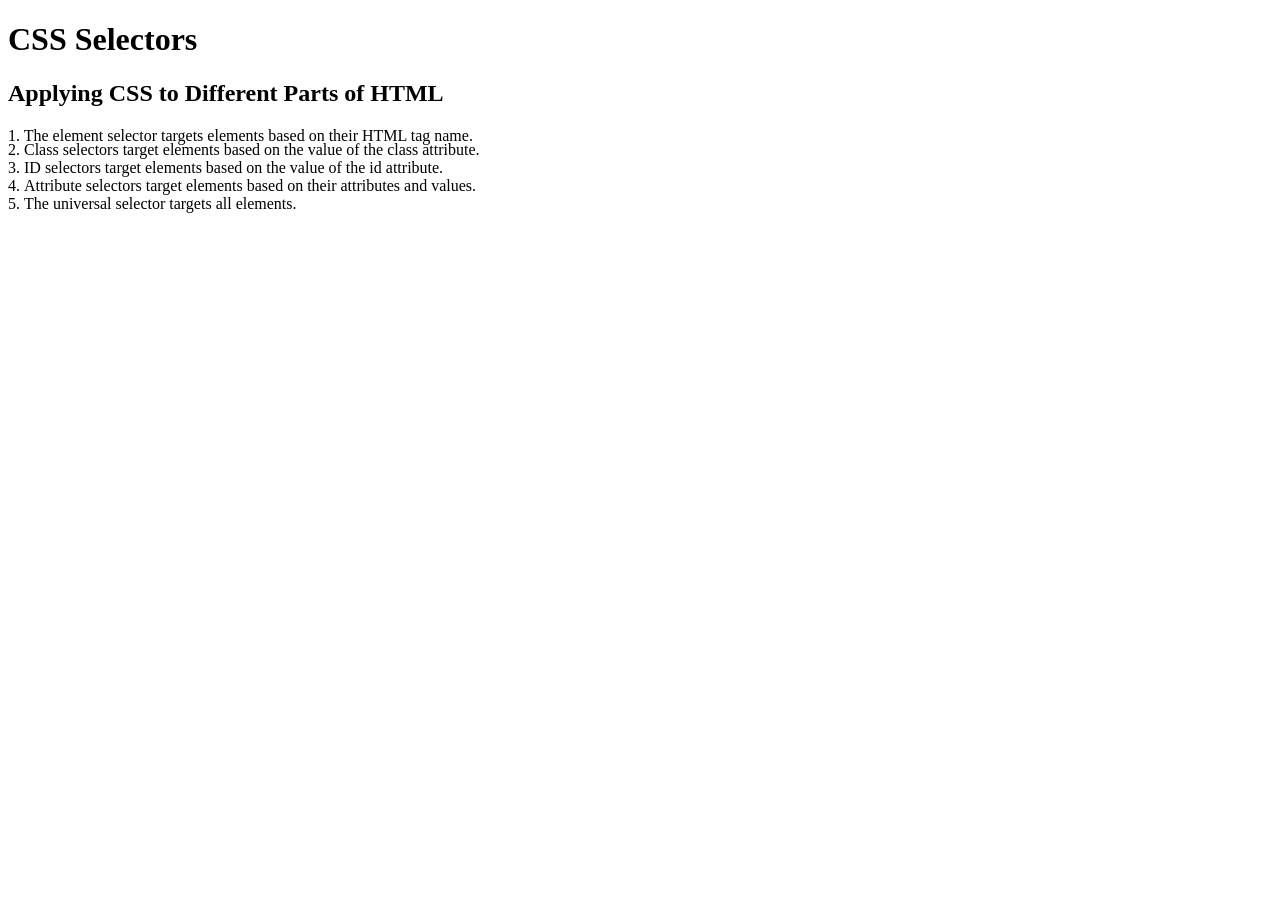
<file: 5.3 CSS Selectors/5.3 CSS Selectors/index.html>
<!DOCTYPE html>
<html lang="en">

<head>
  <meta charset="UTF-8">
  <title>CSS Selectors</title>
  <link rel="stylesheet" href="./style.css" />
</head>

<body>
  <h1>CSS Selectors</h1>
  <h2>Applying CSS to Different Parts of HTML</h2>
  <!-- TODO 1: Set the CSS for all paragraph tags to "color: red" -->
  <p class="note">1. The element selector targets elements based on their HTML tag name.</p>

  <ol>
    <!-- TODO 2: Set the CSS for all elements with a class of "note" to "font-size: 20px" -->
    <li class="note" value="2">Class selectors target elements based on the value of the class attribute.</li>

    <!-- TODO 3: Set the CSS for the element with an id of "id-selector-demo" to "color: green" -->
    <li class="note" id="id-selector-demo" value="3">ID selectors target elements based on the value of the id
      attribute.</li>

    <!-- TODO 4: Set the CSS for the li elements that have the "value" attribute set to "4" to have "color: blue" -->
    <li class="note" value="4">Attribute selectors target elements based on their attributes and values.</li>

    <!-- TODO 5: Set all elements to have "text-align: center" -->
    <li class="note" value="5">The universal selector targets all elements.</li>
  </ol>
</body>

</html>
</file>
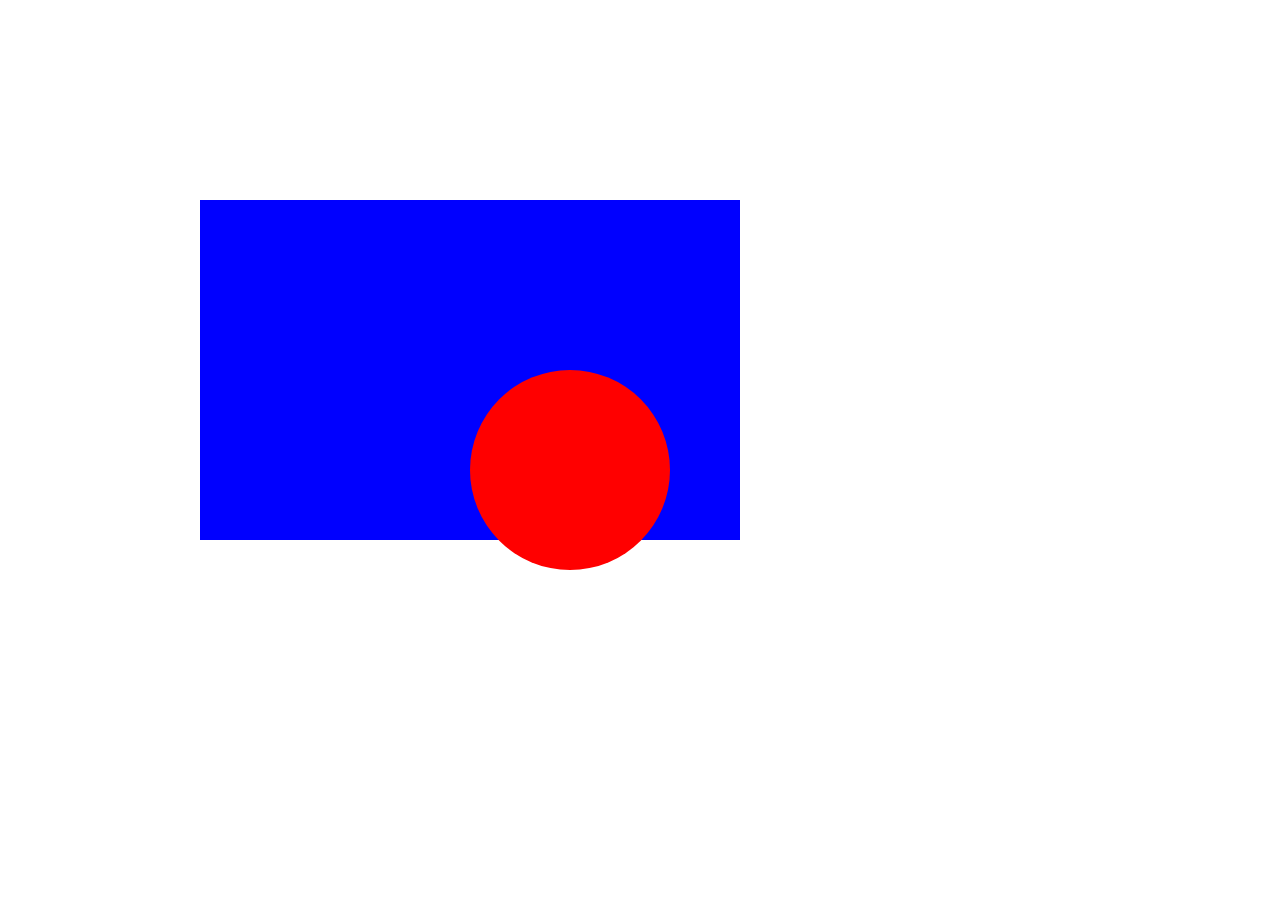
<file: 7.2+CSS+Positioning/7.2+CSS+Positioning/7.2 CSS Positioning/index.html>
<!DOCTYPE html>
<html>

<head>
  <title>CSS Positioning Exercise</title>
  <link rel="stylesheet" href="style.css">
</head>
<body>
  <div class="bluebox">
    <div class="redcircle">
    </div>
  </div>

</body>

</html>
</file>
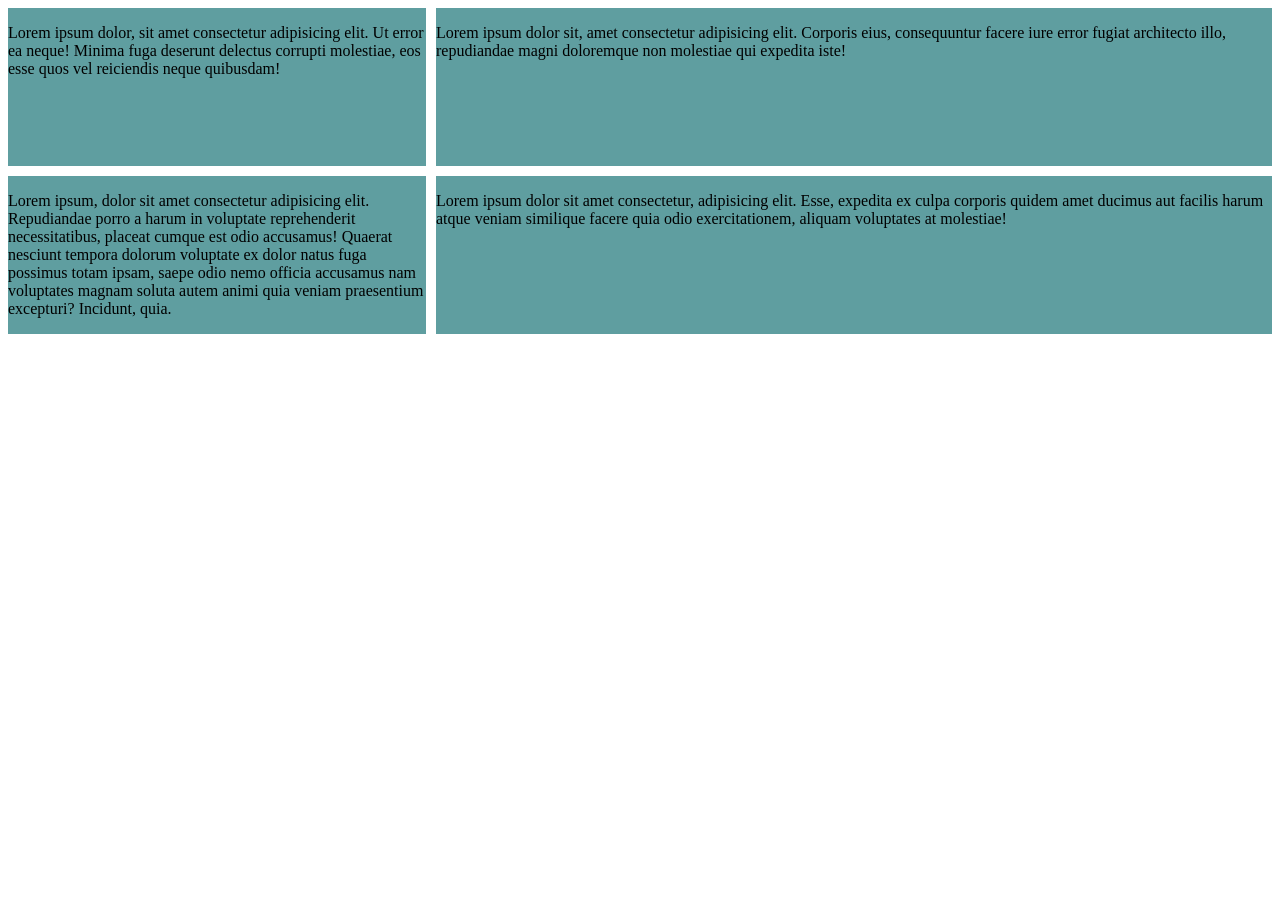
<file: 10.0+Display+Grid/10.0 Display Grid/example.html>
<!DOCTYPE html>
<html>

<head>
  <title>CSS Grid vs Flexbox</title>
  <style>
    .container {
      display: grid;
      grid-template-columns: 1fr 2fr;
      grid-template-rows: 1fr 1fr;
      gap: 10px
    }

    .container>* {
      background-color: cadetblue;
    }
  </style>
</head>

<body>
  <div class="container">
    <div class="one">
      <p>Lorem ipsum dolor, sit amet consectetur adipisicing elit. Ut error ea neque! Minima fuga deserunt delectus
        corrupti molestiae, eos esse quos vel reiciendis neque quibusdam!</p>
    </div>
    <div class="two">
      <p>Lorem ipsum dolor sit, amet consectetur adipisicing elit. Corporis eius, consequuntur facere iure error fugiat
        architecto illo, repudiandae magni doloremque non molestiae qui expedita iste!</p>
    </div>
    <div class="three">
      <p>Lorem ipsum, dolor sit amet consectetur adipisicing elit. Repudiandae porro a harum in voluptate reprehenderit
        necessitatibus, placeat cumque est odio accusamus! Quaerat nesciunt tempora dolorum voluptate ex dolor natus
        fuga possimus totam ipsam, saepe odio nemo officia accusamus nam voluptates magnam soluta autem animi quia
        veniam praesentium excepturi? Incidunt, quia.</p>
    </div>
    <div>
      <p>Lorem ipsum dolor sit amet consectetur, adipisicing elit. Esse, expedita ex culpa corporis quidem amet ducimus
        aut facilis harum atque veniam similique facere quia odio exercitationem, aliquam voluptates at molestiae!</p>
    </div>
  </div>

</body>

</html>
</file>
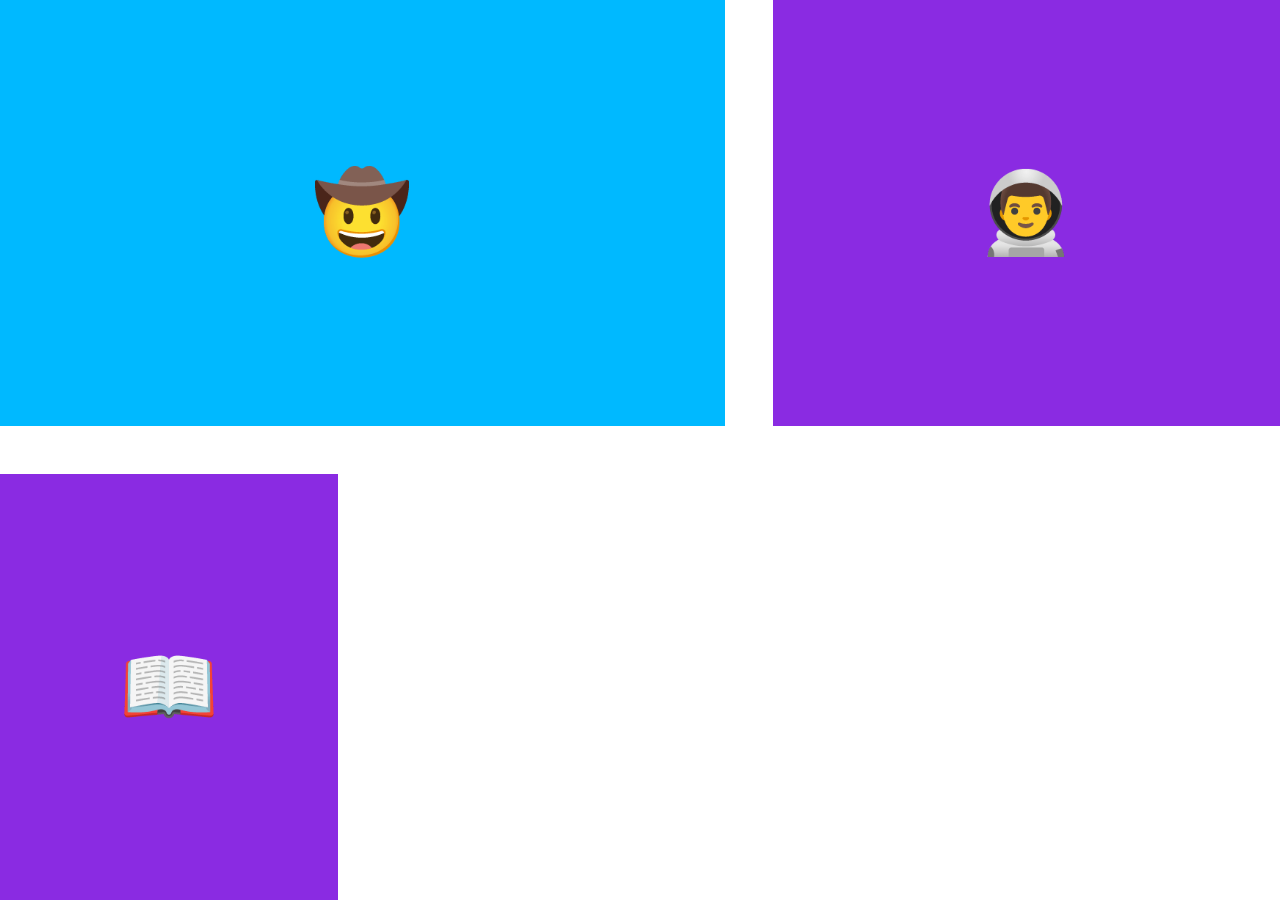
<file: 10.2+Grid+Placement/10.2 Grid Placement/demo1.html>
<!DOCTYPE html>
<html lang="en">

<head>
  <meta charset="UTF-8">
  <meta name="viewport" content="width=device-width, initial-scale=1.0">
  <title>Grid Placement</title>
  <style>
    body {
      padding: 0;
      margin: 0;
    }

    .container {
      height: 100vh;
      display: grid;
      gap: 3rem;
      grid-template-columns: 1fr 1fr 1.5fr;
      grid-template-rows: 1fr 1fr;
    }

    .item {
      font-size: 5rem;
      color: white;
      font-family: Arial, Helvetica, sans-serif;
      background-color: blueviolet;
      display: flex;
      align-items: center;
      justify-content: center;
    }


    .cowboy {
      background-color: #00B9FF;
      grid-column: span 2;
    }
  </style>
</head>

<body>
  <div class="container">
    <div class="item cowboy">🤠</div>
    <div class="item astronaut">👨‍🚀</div>
    <div class="item book">📖</div>
  </div>
</body>

</html>
</file>
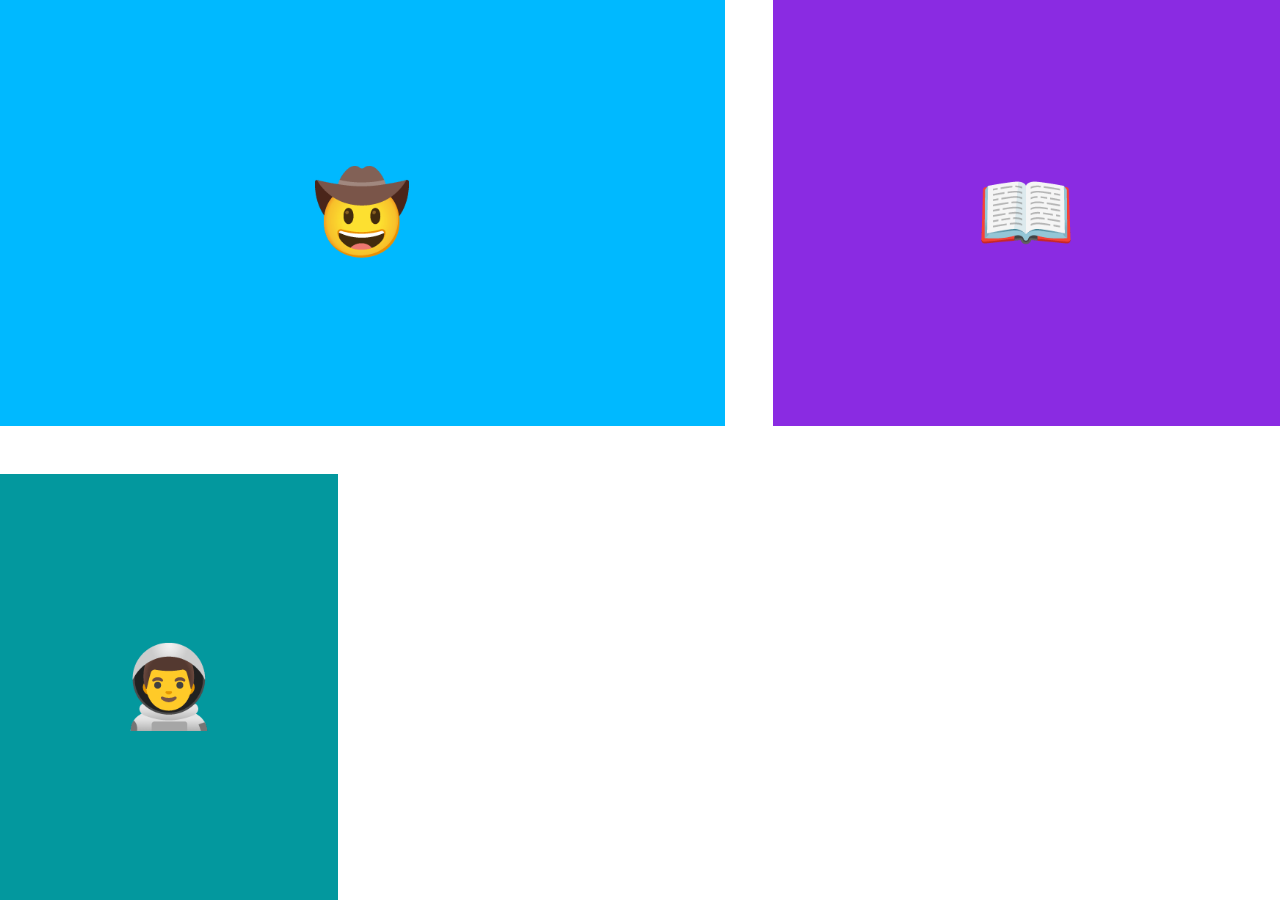
<file: 10.2+Grid+Placement/10.2 Grid Placement/demo2.html>
<!DOCTYPE html>
<html lang="en">

<head>
  <meta charset="UTF-8">
  <meta name="viewport" content="width=device-width, initial-scale=1.0">
  <title>Grid Placement</title>
  <style>
    body {
      padding: 0;
      margin: 0;
    }

    .container {
      height: 100vh;
      display: grid;
      gap: 3rem;
      grid-template-columns: 1fr 1fr 1.5fr;
      grid-template-rows: 1fr 1fr;
    }

    .item {
      font-size: 5rem;
      color: white;
      font-family: Arial, Helvetica, sans-serif;
      background-color: blueviolet;
      display: flex;
      align-items: center;
      justify-content: center;

    }

    .cowboy {
      background-color: #00B9FF;
      grid-column: span 2;
    }

    .astronaut {
      background-color: #03989E;
      order: 1;
    }
  </style>
</head>

<body>
  <div class="container">
    <div class="item cowboy">🤠</div>
    <div class="item astronaut">👨‍🚀</div>
    <div class="item book">📖</div>
  </div>
</body>

</html>
</file>
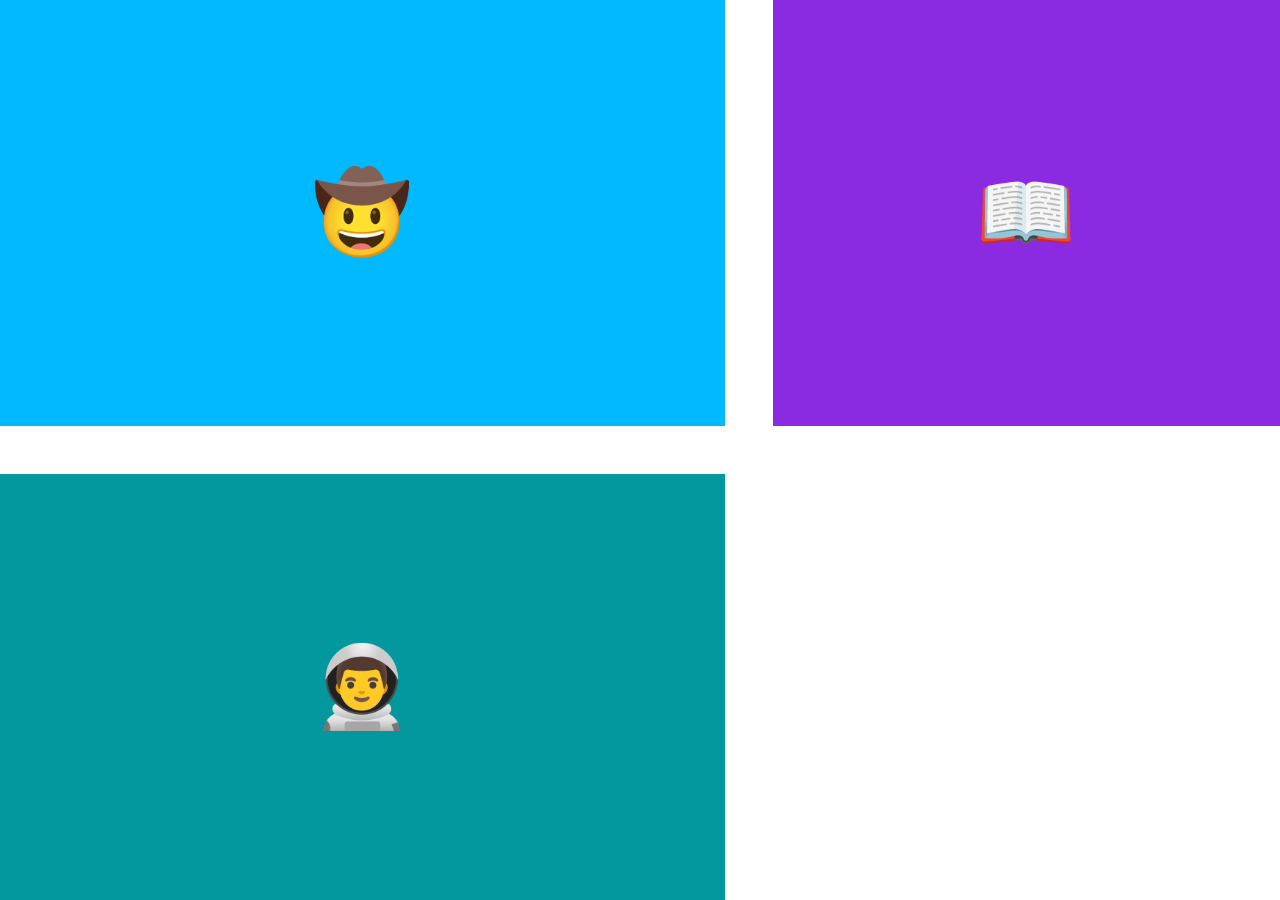
<file: 10.2+Grid+Placement/10.2 Grid Placement/demo3.html>
<!DOCTYPE html>
<html lang="en">

<head>
  <meta charset="UTF-8">
  <meta name="viewport" content="width=device-width, initial-scale=1.0">
  <title>Grid Placement</title>
  <style>
    body {
      padding: 0;
      margin: 0;
    }

    .container {
      height: 100vh;
      display: grid;
      gap: 3rem;
      grid-template-columns: 1fr 1fr 1.5fr;
      grid-template-rows: 1fr 1fr;
    }

    .item {
      font-size: 5rem;
      color: white;
      font-family: Arial, Helvetica, sans-serif;
      background-color: blueviolet;
      display: flex;
      align-items: center;
      justify-content: center;

    }

    .cowboy {
      background-color: #00B9FF;
      grid-column: span 2;
    }

    .astronaut {
      background-color: #03989E;
      grid-area: 2 / 1 / 3 / 3; 
    }
  </style>
</head>

<body>
  <div class="container">
    <div class="item cowboy">🤠</div>
    <div class="item astronaut">👨‍🚀</div>
    <div class="item book">📖</div>
  </div>
</body>

</html>
</file>
<file: 11.3+TinDog+Project/11.3 TinDog Project/css/style.css>
.gradient-background {
  background: linear-gradient(300deg, #00bfff, #ff4c68, #ef8172);
  background-size: 180% 180%;
  animation: gradient-animation 18s ease infinite;
}

@keyframes gradient-animation {
  0% {
    background-position: 0% 50%;
  }
  50% {
    background-position: 100% 50%;
  }
  100% {
    background-position: 0% 50%;
  }
}

.icon-square {
  width: 3rem;
  height: 3rem;
  border-radius: 0.75rem;
}

.profile-img {
  height: 100px;
  border-radius: 50%;
}
</file>
<file: 5.3 CSS Selectors/5.3 CSS Selectors/style.css>
ol {
  margin-left: -40px;
  margin-top: -20px;
  list-style-position: inside;
}

/* Write your CSS below, don't change the rules above. */
</file>
<file: 7.2+CSS+Positioning/7.2+CSS+Positioning/7.2 CSS Positioning/style.css>
*{
    margin: 0;
    padding: 0;
}
.bluebox{
    margin: 200px;
    top: 200px;
    height: 300px;
    width: 500px;
    padding: 20px;
    background-color: blue;
    border-radius: 15;
    margin-left: 200px;
}
.redcircle{
    height: 200px;
    width: 200px;
    border: 10px;
    margin-top: 150px;
    margin-left: 250px;
    border-radius: 100px;
    background-color: red;

}
</file>
